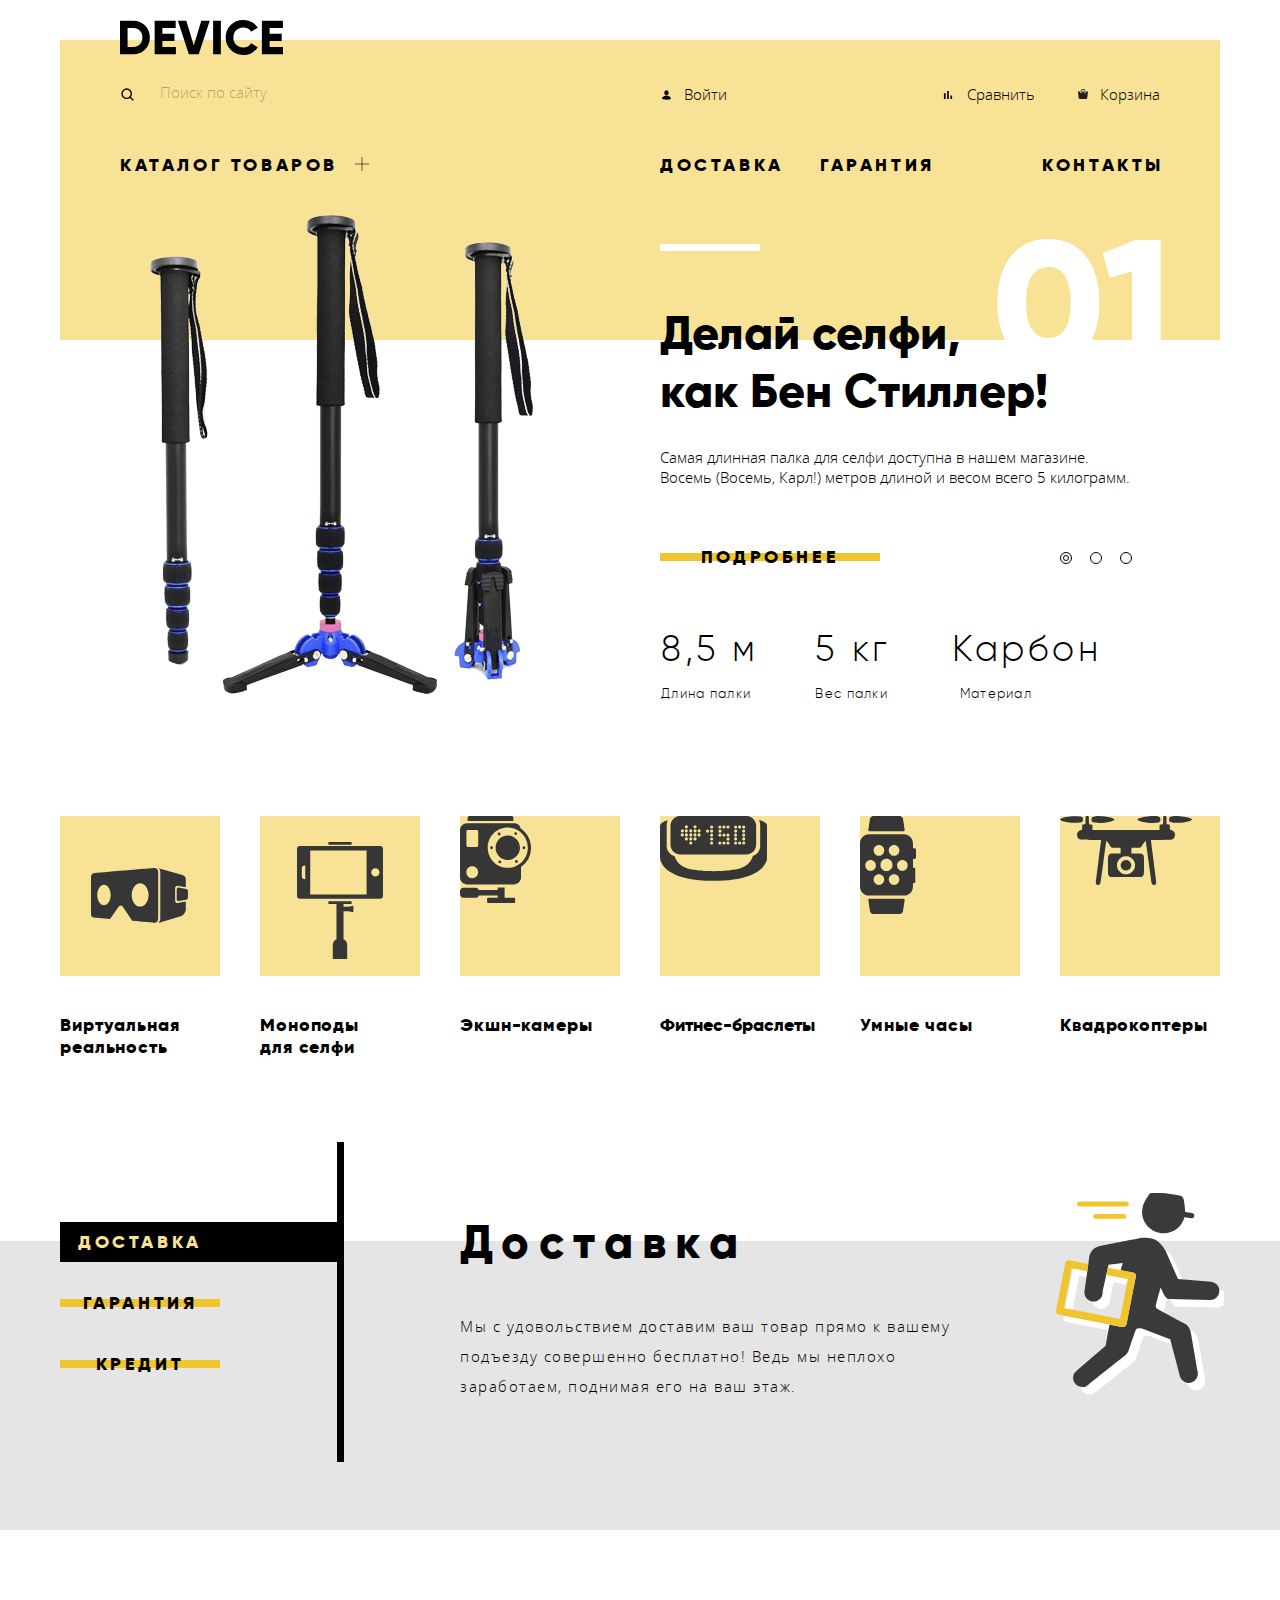
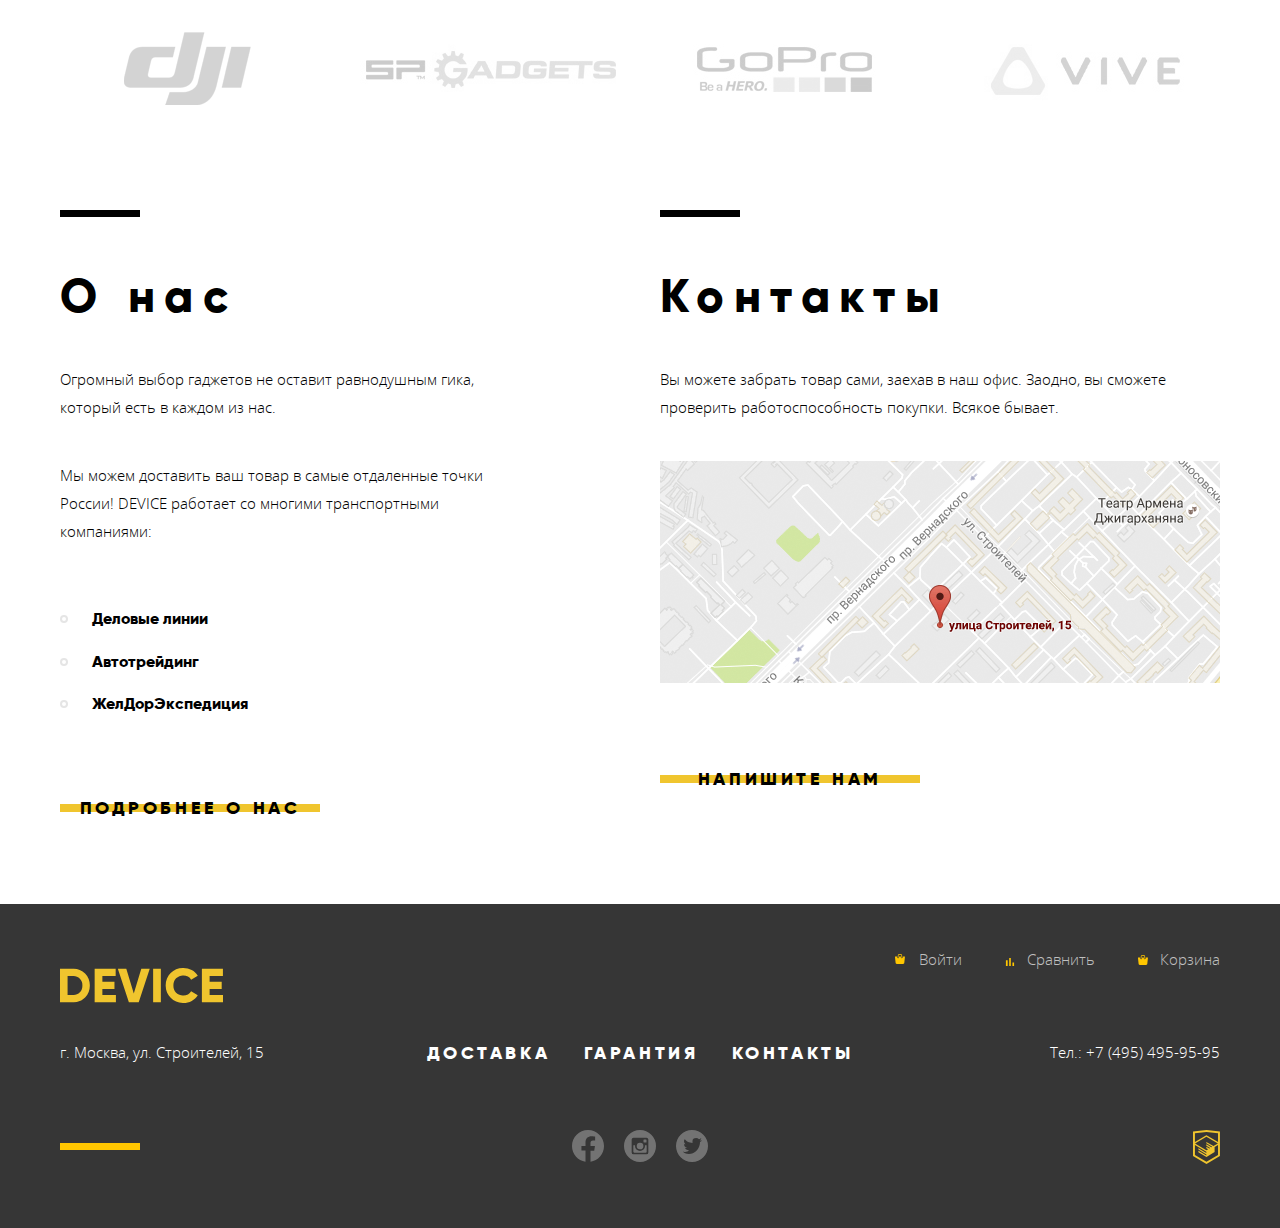
<file: index.html>
<!DOCTYPE html>
<html class="page" lang="ru">

<head>
  <meta charset="utf-8">
  <title>HTML Academy: Девайс</title>
  <link rel="icon" href="favicon.ico">
  <link rel="icon" href="img/favicon/icon.svg" type="image/svg+xml">
  <link rel="apple-touch-icon" href="img/favicon/180.png">
  <link rel="manifest" href="manifest.webmanifest">
  <link rel="stylesheet" href="css/normalize.min.css">
  <link rel="stylesheet" href="css/style.min.css">
</head>

<body class="page-body">
  <header class="page-header container">
    <a class="page-header__logo style link">
      <svg role="img" aria-label="Логотип магазина Device">
        <use xlink:href="img/logo.svg#logo"></use>
      </svg>
    </a>
    <div class="page-header__top top-menu">
      <form class="top-menu__search search" action="https://echo.htmlacademy.ru/">
        <label for="search">
          <span class="visually-hidden">Поиск по сайту</span>
          <span class="search__icon-lens"></span>
        </label>
        <input class="search__text" type="text" placeholder="Поиск по сайту" id="search" required>
        <button class="search__button" type="submit">Найти</button>
      </form>
      <div class="top-menu__button top-menu__button--icon_user top-enter-link link">
        <a class="top-enter-link__name enter-name style link block-none" href="#"></a>
        <a class="top-enter-link__name style link" href="#">Войти</a>
        <a class="top-enter-link__escape escape style link block-none" href="#">Выход</a>
      </div>
      <div class="top-menu__button top-menu__button--icon_chart button-link link">
        <a class="style" href="#">Сравнить</a>
      </div>
      <div class="top-menu__button top-menu__button--icon_basket button-link link">
        <a class="style" href="#">Корзина</a>
      </div>
    </div>
    <ul class="page-header__nav-site nav-site list">
      <li class="nav-site__item nav-item">
        <a class="nav-item__button-catalog style link" href="#">Каталог товаров</a>
        <ul class="nav-item__catalog-nav list">
          <li><a class="style link" href="#">Виртуальная реальность</a></li>
          <li><a class="style link" href="catalog.html">Моноподы для селфи</a></li>
          <li><a class="style link" href="#">Экшн-камеры</a></li>
          <li><a class="style link" href="#">Фитнес-браслеты</a></li>
          <li><a class="style link" href="#">Умные часы</a></li>
          <li><a class="style link" href="#">Квадрокоптеры</a></li>
        </ul>
      </li>
      <li class="nav-site__item">
        <a class="style link" href="#3">Доставка</a>
      </li>
      <li class="nav-site__item nav-item">
        <a class="style link" href="#3">Гарантия</a>
      </li>
      <li class="nav-site__item nav-item">
        <a class="style link" href="#5">Контакты</a>
      </li>
    </ul>
  </header>
  <main>
    <h1 class="visually-hidden">Интернет-магазин "Дивайс"</h1>
    <section class="top-section container">
      <h2 class="visually-hidden">Top slider</h2>
      <ol class="pagination-slider list">
        <li class="pagination-slider__item slider-item">
          <button class="slider-item__pagination button-active" type="button">
            <span class="visually-hidden">Первый слайд</span>
          </button>
        </li>
        <li class="pagination-slider__item slider-item">
          <button class="slider-item__pagination" type="button">
            <span class="visually-hidden">Второй слайд</span>
          </button>
        </li>
        <li class="pagination-slider__item slider-item">
          <button class="slider-item__pagination" type="button">
            <span class="visually-hidden">Третий слайд</span>
          </button>
        </li>
      </ol>
      <ul class="top-section__slider slider-list list">
        <li class="slider-list__item slider-item active">
          <div class="slider-item__img block-img">
            <img class="picture" src="img/slider-1.png" width="384" height="486" alt="Самая длинная палка для селфи">
          </div>
          <div class="slider-item__info block-info">
            <span class="block-info__line"></span>
            <p class="block-info__phrase">Делай селфи, как&nbsp;Бен Стиллер!</p>
            <p class="block-info__text">Самая длинная палка для селфи доступна в нашем магазине. <br>Восемь (Восемь,
              Карл!) метров длиной и весом всего 5 килограмм.</p>
            <a class="block-info__button style button" href="#">
              <span class="button__text">Подробнее</span>
            </a>
            <table class="block-info__options">
              <tr>
                <td>8,5 м</td>
                <td>5 кг</td>
                <td>Карбон</td>
              </tr>
              <tr>
                <th>Длина палки</th>
                <th>Вес палки</th>
                <th>Материал</th>
              </tr>
            </table>
          </div>
        </li>
        <li class="slider-list__item slider-item">
          <div class="slider-item__img block-img">
            <img class="picture" src="img/slider-2.png" width="345" height="485" alt="Умные часы">
          </div>
          <div class="slider-item__info block-info">
            <span class="block-info__line"></span>
            <p class="block-info__phrase">Худеем <br>правильно!</p>
            <p class="block-info__text">Мотивирующие фитнес-браслеты помогут найти в себе силы
              <br>не пропускать занятия и соблюдать диету.
            </p>
            <a class="block-info__button style button" href="#">
              <span class="button__text">Подробнее</span>
            </a>
            <table class="block-info__options">
              <tr>
                <td>48&nbsp;часов</td>
                <td></td>
                <td></td>
              </tr>
              <tr>
                <th>Без подзарядки</th>
                <th></th>
                <th></th>
              </tr>
            </table>
          </div>
        </li>
        <li class="slider-list__item slider-item">
          <div class="slider-item__img block-img">
            <img class="picture" src="img/slider-3.png" width="526" height="334" alt="Квадрокоптер">
          </div>
          <div class="slider-item__info block-info">
            <span class="block-info__line"></span>
            <p class="block-info__phrase">Порхает&nbsp;как&nbsp;бабочка, жалит как пчела!</p>
            <p class="block-info__text">Этот обычный, на первый взгляд, квадрокоптер оснащен <br>мощным лазером,
              замаскированным под стандартную камеру.</p>
            <a class="block-info__button style button" href="#">
              <span class="button__text">Подробнее</span>
            </a>
            <table class="block-info__options">
              <tr>
                <td>800 м</td>
                <td>50 м</td>
                <td></td>
              </tr>
              <tr>
                <th>Дальность полета</th>
                <th>Радиус поражения</th>
                <th></th>
              </tr>
            </table>
          </div>
        </li>
      </ul>
    </section>
    <section class="popular container">
      <h2 class="visually-hidden">Популярные продукты</h2>
      <ul class="popular__list popular-product list">
        <li class="popular-product__item popular-item">
          <a class="popular-item__link popular-item__link--icon_virtual style" href="#">
            <span>Виртуальная реальность</span>
          </a>
        </li>
        <li class="popular-product__item popular-item">
          <a class="popular-item__link popular-item__link--icon_monnopods style" href="#">
            <span>Моноподы <br>для селфи</span>
          </a>
        </li>
        <li class="popular-product__item popular-item">
          <a class="popular-item__link popular-item__link--icon_action style" href="#">
            <span>Экшн-камеры</span>
          </a>
        </li>
        <li class="popular-product__item popular-item">
          <a class="popular-item__link popular-item__link--icon_braslet style" href="#">
            <span>Фитнес-браслеты</span>
          </a>
        </li>
        <li class="popular-product__item popular-item">
          <a class="popular-item__link popular-item__link--icon_watch style" href="#">
            <span class="item-image_watch">Умные часы</span>
          </a>
        </li>
        <li class="popular-product__item popular-item">
          <a class="popular-item__link popular-item__link--icon_quadrocoptters style" href="#">
            <span>Квадрокоптеры</span>
          </a>
        </li>
      </ul>
    </section>
    <section class="page-services" id="3">
      <h2 class="visually-hidden">Сервисы</h2>
      <div class="page-services__services services container">
        <ul class="services__buttons services-buttons list">
          <li class="services-buttons__item services-item button-active">
            <button class="services-item__button button">
              <span class="button__text">Доставка</span>
            </button>
          </li>
          <li class="services-buttons__item services-item">
            <button class="services-item__button button">
              <span class="button__text">Гарантия</span>
            </button>
          </li>
          <li class="services-buttons__item services-item">
            <button class="services-item__button button">
              <span class="button__text">Кредит</span>
            </button>
          </li>
        </ul>
        <span class="services__plank"></span>
        <ul class="services__slider services-slider list">
          <li class="services-slider__item service active">
            <div class="service__info">
              <h3>Доставка</h3>
              <p>Мы с удовольствием доставим ваш товар прямо к вашему <br>подъезду совершенно бесплатно! Ведь мы неплохо
                <br>заработаем, поднимая его на ваш этаж.
              </p>
            </div>
            <span class="service__img-delivery"></span>
          </li>
          <li class="services-slider__item service">
            <div class="service__info">
              <h3>Гарантия</h3>
              <p>Если из-за возгорания купленного у нас товара у вас сгорит дом — не переживайте, мы выдадим вам новый.
                <br>Товар, не дом, конечно же.
              </p>
            </div>
            <span class="service__img-warranty"></span>
          </li>
          <li class="services-slider__item service">
            <div class="service__info">
              <h3>Кредит</h3>
              <p>Залезть в долговую яму стало проще! Кредитные консультанты подберут для вас наиболее выгодные
                <br>условия кредита. Выгодные для нашего банка, разумеется.
              </p>
            </div>
            <span class="service__img-credit"></span>
          </li>
        </ul>
      </div>
    </section>
    <section class="popular-brands container">
      <h2 class="visually-hidden">Популярные производители</h2>
      <ul class="popular-brands__list brands list">
        <li class="brands__item brands-item">
          <a class="brands-item__imges" href="#">
            <img class="picture" src="img/brand-1.png" width="260" height="100" alt="Логотип бренда dji">
          </a>
        </li>
        <li class="brands__item brands-item">
          <a class="brands-item__imges" href="#">
            <img class="picture" src="img/brand-2.png" width="260" height="100" alt="Логотип бренда sp.gadgets">
          </a>
        </li>
        <li class="brands__item brands-item">
          <a class="brands-item__imges" href="#">
            <img class="picture" src="img/brand-3.png" width="260" height="100" alt="Логотип бренда GoPro">
          </a>
        </li>
        <li class="brands__item brands-item">
          <a class="brands-item__imges" href="#">
            <img class="picture" src="img/brand-4.png" width="260" height="100" alt="Логотип бренда vive">
          </a>
        </li>
      </ul>
    </section>
    <div class="promo-contacts container" id="5">
      <section class="promo">
        <span class="promo-contacts-line"></span>
        <h3 class="promo__heading">О нас</h3>
        <p>Огромный выбор гаджетов не оставит равнодушным гика, который есть в каждом из нас.</p>
        <p>Мы можем доставить ваш товар в самые отдаленные точки России! DEVICE работает со многими транспортными
          компаниями:</p>
        <ul class="promo__carriers carriers list">
          <li>
            <strong>Деловые линии</strong>
          </li>
          <li>
            <strong>Автотрейдинг</strong>
          </li>
          <li>
            <strong>ЖелДорЭкспедиция</strong>
          </li>
        </ul>
        <a class="promo__button button style" href="#" aria-label="переход раздел подроностей">
          <span class="button__text">Подробнее о нас</span>
        </a>
      </section>
      <section class="contacts">
        <span class="promo-contacts-line"></span>
        <h3 class="contacts__heading">Контакты</h3>
        <p>Вы можете забрать товар сами, заехав в наш офис. Заодно, вы сможете проверить работоспособность покупки.
          Всякое бывает.</p>
        <a class="contacts__map style" href="https://yandex.ru/map-widget/v1/?um=constructor%3A642ef8d19241a22f313b8511cc9b561c3dece2db63066985b97fe6817e204fe1&amp;source=constructor">
          <img class="picture" src="img/map.png" width="560" height="222"
            alt="Карта офиса по адресу улица Строителей, 15">
        </a>
        <a class="contacts__button button style" href="form.html" aria-label="переход в форму обратной связи">
          <span class="button__text">Напишите нам</span>
        </a>
      </section>
    </div>
  </main>
  <footer class="page-footer">
    <div class="page-footer__container footer container">
      <div class="footer__top footer-top">
        <a class="footer-top__logo link">
          <svg role="img" aria-label="Логотип магазина Device">
            <use xlink:href="img/logo.svg#logo"></use>
          </svg>
        </a>
        <div class="footer-top__rigth footer-rigth">
          <div class="footer-rigth__button footer-rigth__button--icon_user footer-rigth-button button-link footer-link">
            <a class="footer-rigth-button__enter-name enter-name style block-none" href="#"></a>
            <a class="footer-rigth-button__enter style footer-focus" href="#">Войти</a>
            <a class="footer-rigth-button__escape style footer-focus block-none" href="#">Выход</a>
          </div>
          <div class="footer-rigth__button footer-rigth__button--icon_chart button-link">
            <a class="style footer-link" href="#">Сравнить</a>
          </div>
          <div class="footer-rigth__button footer-rigth__button--icon_basket button-link">
            <a class="style footer-link" href="#">Корзина</a>
          </div>
        </div>
      </div>
      <div class="footer__middle footer-middle">
        <p class="footer-middle__adress">г. Москва, ул. Строителей, 15</p>
        <ul class="footer-middle__nav list">
          <li><a class="footer-focus style link" href="#3">Доставка</a></li>
          <li><a class="footer-focus style link" href="#3">Гарантия</a></li>
          <li><a class="footer-focus style link" href="#5">Контакты</a></li>
        </ul>
        <div class="footer-middle__phone">
          <a class="footer-focus style link" href="tel:+74954959595">Тел.: +7 (495) 495-95-95</a>
        </div>
      </div>
      <div class="footer__bottom footer-bottom">
        <span class="footer-line"></span>
        <ul class="footer-bottom__list social list">
          <li class="social__item social-item">
            <a class="social-item__button style" href="#" aria-label="Мы в Фейсбуке">
              <svg aria-hidden="true">
                <use xlink:href="img/sprite.svg#icon_facebook"></use>
              </svg>
            </a>
          </li>
          <li class="social__item social-item">
            <a class="social-item__button style" href="#" aria-label="Мы в Инстаграме">
              <svg aria-hidden="true">
                <use xlink:href="img/sprite.svg#icon_instagram"></use>
              </svg>
            </a>
          </li>
          <li class="social__item social-item">
            <a class="social-item__button style" href="#" aria-label="Мы в Твиттере">
              <svg aria-hidden="true">
                <use xlink:href="img/sprite.svg#icon_witter"></use>
              </svg>
            </a>
          </li>
        </ul>
        <a class="footer-bottom__logo-html footer-focus style link" href="https://htmlacademy.ru/intensive/htmlcss">
          <img class="picture" src="img/logo-html.svg" width="27" height="35" alt="Логотип html Академии">
        </a>
      </div>
    </div>
  </footer>
  <div class="modal-map">
    <iframe
      src="https://yandex.ru/map-widget/v1/?um=constructor%3A642ef8d19241a22f313b8511cc9b561c3dece2db63066985b97fe6817e204fe1&amp;source=constructor"
      width="994" height="593"></iframe>
    <button class="modal-map__close close" type="button" aria-label="закрыть интрактикную карту">
      <span class="visually-hidden">Закрыть</span>
    </button>
  </div>
  <section class="modal-feedback" id="modal-feedback">
    <div class="modal-feedback__name">
      <h2 class="visually-hidden">Напишите нам</h2>
    </div>
    <form class="modal-feedback__form feedback-form" action="https://echo.htmlacademy.ru" method="post" target="blank">
      <p class="feedback-form__name feedback-item">
        <label for="fullname">Ваше имя:</label>
        <input class="feedback-item__field" type="text" name="fullname" id="fullname" placeholder="Имя Фамилия">
      </p>
      <p class="feedback-form__email feedback-item">
        <label for="email">Ваш e-mail:</label>
        <input class="feedback-item__field" type="text" name="email" id="email" placeholder="email@example.com">
      </p>
      <p class="feedback-form__message feedback-message feedback-item">
        <label for="message">Текст письма:</label>
        <textarea name="message" id="message" rows="5" placeholder="В свободной форме"></textarea>
      </p>
      <button class="feedback-form__button button" type="submit" aria-label="отправка введенных данных">
        <span class="button__text">Отправить</span>
      </button>
      <button class="modal-feedback__close close" type="button" aria-label="закрыть форму обратной связи">
        <span class="visually-hidden">Закрыть</span>
      </button>
    </form>
  </section>
  <script src="js/script.min.js"></script>
</body>

</html>
</file>
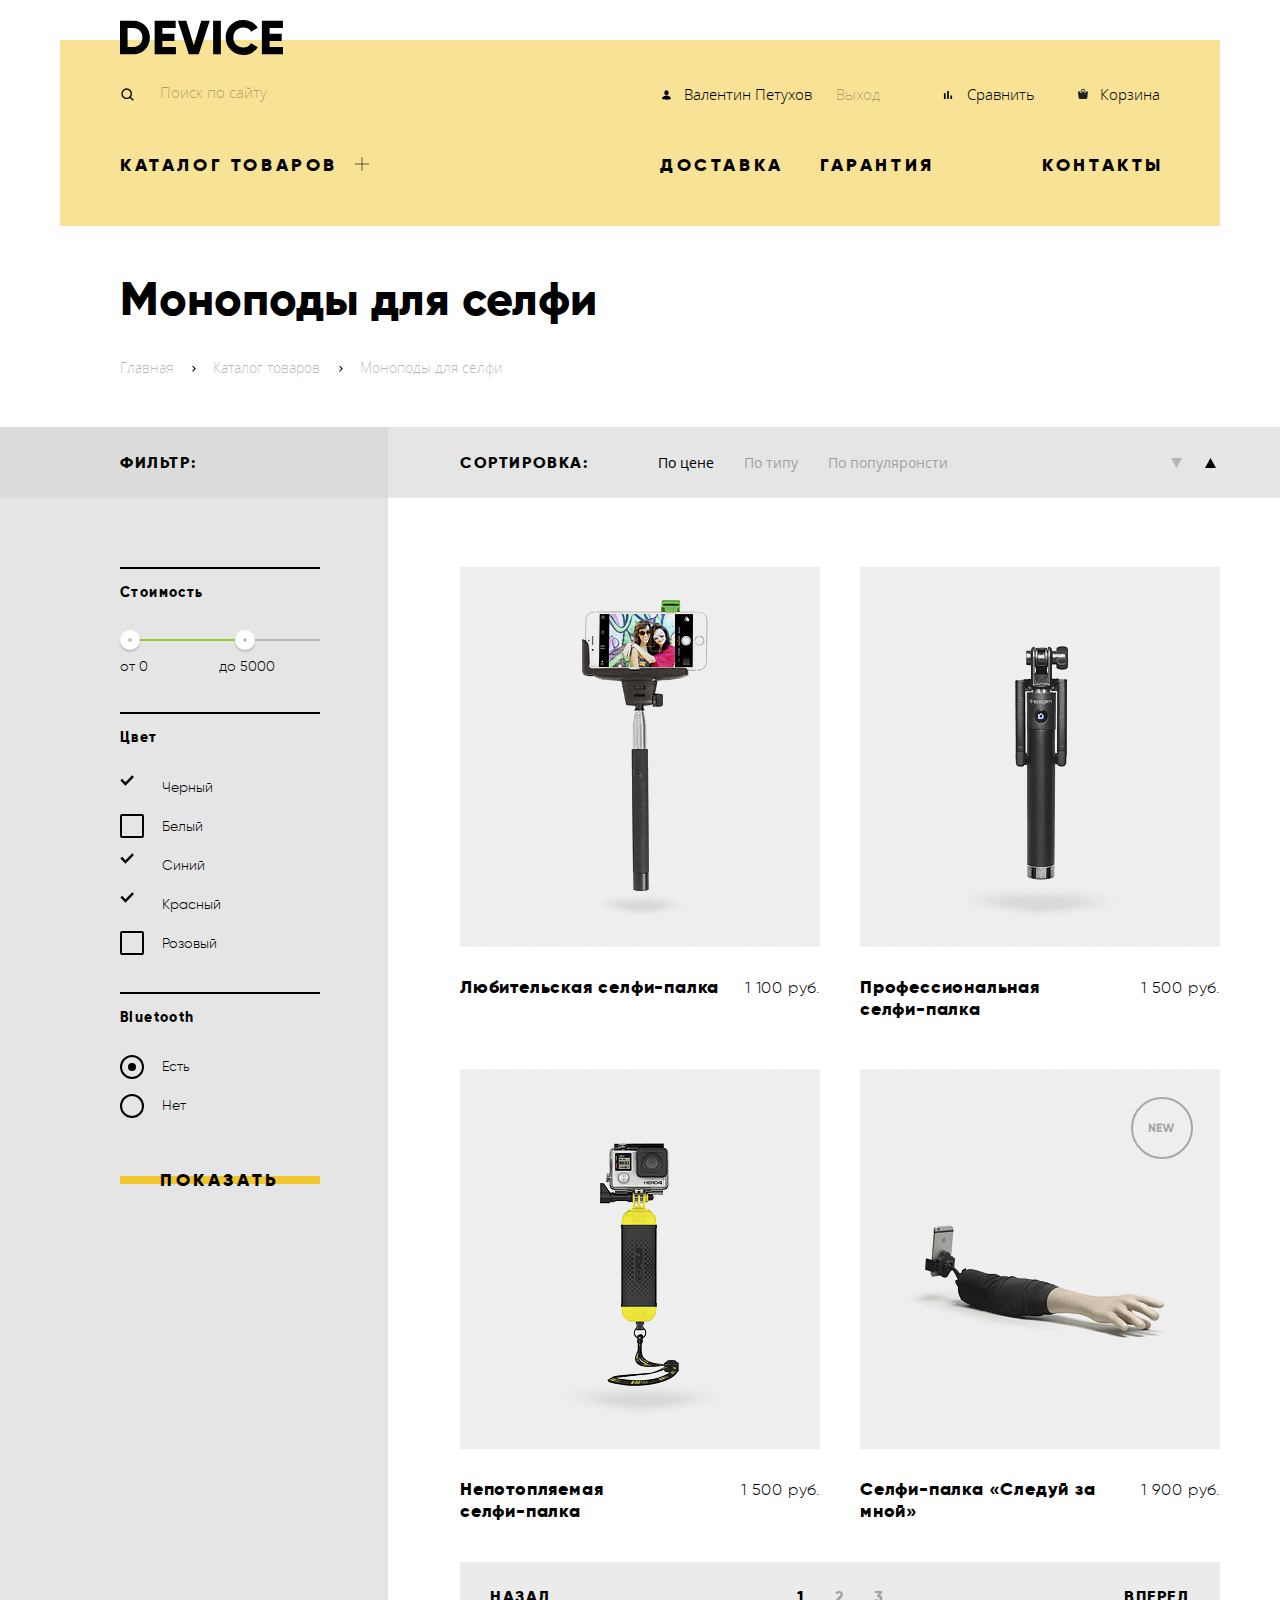
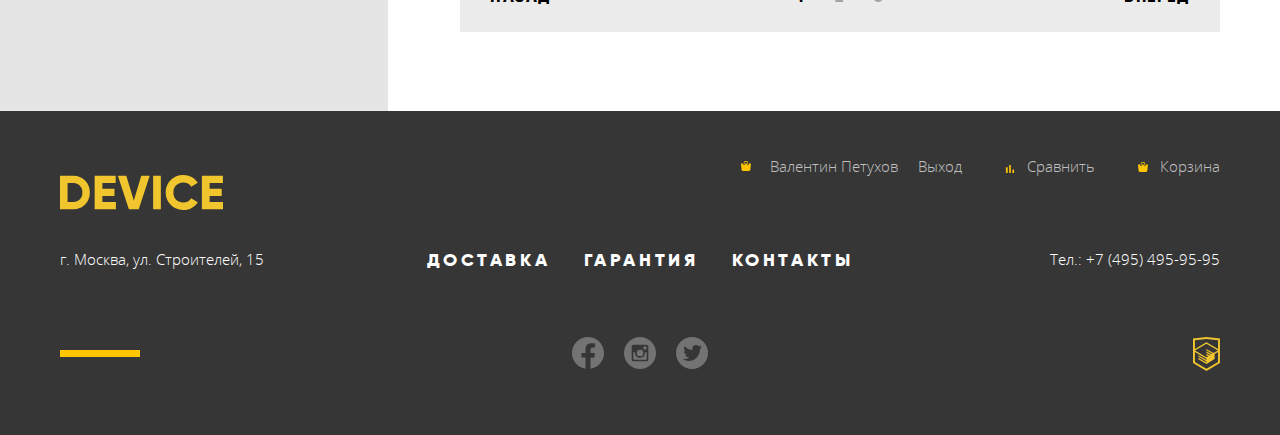
<file: catalog.html>
<!DOCTYPE html>
<html class="page" lang="ru">

<head>
  <meta charset="utf-8">
  <title>HTML Academy: Девайс</title>
  <link rel="icon" href="favicon.ico">
  <link rel="icon" href="img/favicon/icon.svg" type="image/svg+xml">
  <link rel="apple-touch-icon" href="img/favicon/180.png">
  <link rel="manifest" href="manifest.webmanifest">
  <link rel="stylesheet" href="css/normalize.min.css">
  <link rel="stylesheet" href="css/style.min.css">

</head>

<body class="page-body inner-page">
  <header class="page-header container">
    <a class="page-header__logo link" href="index.html">
      <svg role="img" aria-label="Логотип магазина Device">
        <use xlink:href="img/logo.svg#logo"></use>
      </svg>
    </a>
    <div class="page-header__top top-menu">
      <form class="top-menu__search search" action="https://echo.htmlacademy.ru/">
        <label for="search">
          <span class="visually-hidden">Поиск по сайту</span>
          <span class="search__icon-lens"></span>
        </label>
        <input class="search__text" type="text" placeholder="Поиск по сайту" id="search" required >
        <button class="search__button" type="submit">Найти</button>
      </form>
      <div class="top-menu__button top-menu__button--icon_user top-enter-link link">
        <a class="top-enter-link__name enter-name button-link style link" href="#">Валентин Петухов</a>
        <a class="top-enter-link__name style link block-none" href="#">Войти</a>
        <a class="top-enter-link__escape escape style link" href="#">Выход</a>
      </div>
      <div class="top-menu__button top-menu__button--icon_chart button-link link">
        <a class="style" href="#">Сравнить</a>
      </div>
      <div class="top-menu__button top-menu__button--icon_basket button-link link">
        <a class="style" href="#">Корзина</a>
      </div>
    </div>
    <ul class="page-header__nav-site nav-site list">
      <li class="nav-site__item nav-item">
        <a class="nav-item__button-catalog style link" href="#">Каталог товаров</a>
        <ul class="nav-item__catalog-nav list">
          <li><a class="style link" href="#">Виртуальная реальность</a></li>
          <li><a class="style link">Моноподы для селфи</a></li>
          <li><a class="style link" href="#">Экшн-камеры</a></li>
          <li><a class="style link" href="#">Фитнес-браслеты</a></li>
          <li><a class="style link" href="#">Умные часы</a></li>
          <li><a class="style link" href="#">Квадрокоптеры</a></li>
        </ul>
      </li>
      <li class="nav-site__item">
        <a class="style link" href="index.html#3">Доставка</a>
      </li>
      <li class="nav-site__item nav-item">
        <a class="style link" href="index.html#3">Гарантия</a>
      </li>
      <li class="nav-site__item nav-item">
        <a class="style link" href="index.html#5">Контакты</a>
      </li>
    </ul>
  </header>
  <main>
    <section class="page-catalog">
      <h1 class="visually-hidden">Каталог товаров</h1>
      <h2 class="page-catalog__title container">Моноподы для селфи</h2>
      <ul class="page-catalog__store store-catalog container list">
        <li class="store-catalog__item">
          <a class="style" href="#">Главная</a>
        </li>
        <li class="store-catalog__item">
          <a class="style" href="#">Каталог товаров</a>
        </li>
        <li class="store-catalog__item">
          <a class="style" href="#">Моноподы для селфи</a>
        </li>
      </ul>
      <div class="page-catalog__product catalog-product">
        <h2 class="catalog-product__title-filter title-filter">фильтр:</h2>
        <form class="catalog-product__filter-form filters-form" method="get" id="filter-form" action="https://echo.htmlacademy.ru/" target="_blank">
          <fieldset class="filters-form__range range common-styles">
            <legend class="range__title">Стоимость</legend>
            <div class="range__filter range-filter">
              <div class="range-filter__control range-control">
                <div class="range-control scale">
                  <div class="scale__bar" style="width: 94px; margin-left: 20px;"></div>
                </div>
                <div class="range-control__toggle toggle toggle-min" style="left: 0;" tabindex="0"><span class="visually-hidden">установка диапозана стоимости от</span></div>
                <div class="range-control__toggle toggle toggle-max" style="left: 115px;" tabindex="0"><span class="visually-hidden">установка диапозана стоимости до</span></div>
              </div>
              <div class="range__price range-price">
                <label for="min-price">
                  <span class="range-price__min range-style-text">от</span>
                  <input class="range-price__min-price range-style-text" name="min-price" type="text" id="min-price"
                    value="0">
                </label>
                <label for="max-price">
                  <span class="range-price__max range-style-text">до</span>
                  <input class="range-price__max-price range-style-text" name="max-price" type="text" id="max-price"
                    value="5000">
                </label>
              </div>
            </div>
          </fieldset>
          <fieldset class="filters-form__color form-color common-styles common-block">
            <legend>Цвет</legend>
            <ul class="form-color__list color-list list">
              <li class="color-list__option option-style">
                <input class="visually-hidden" type="checkbox" name="black" id="filter-black" checked >
                <label for="filter-black">Черный</label>
              </li>
              <li class="color-list__option option-style">
                <input class="visually-hidden" type="checkbox" name="white" id="filter-white">
                <label for="filter-white">Белый</label>
              </li>
              <li class="color-list__option option-style">
                <input class="visually-hidden" type="checkbox" name="blue" id="filter-blue" checked>
                <label for="filter-blue">Синий</label>
              </li>
              <li class="color-list__option option-style">
                <input class="visually-hidden" type="checkbox" name="red" id="filter-red" checked>
                <label for="filter-red">Красный</label>
              </li>
              <li class="color-list__option option-style">
                <input class="visually-hidden" type="checkbox" name="pink" id="filter-pink">
                <label for="filter-pink">Розовый</label>
              </li>
            </ul>
          </fieldset>
          <fieldset class="filters-form__bluetooth bluetooth common-styles common-block">
            <legend>Bluetooth</legend>
            <ul class="bluetooth__category bluetooth-category list">
              <li class="bluetooth-category__option option-style">
                <input class="visually-hidden" type="radio" name="product-group" id="bluetooth-yes" value="yes" checked>
                <label for="bluetooth-yes">Есть</label>
              </li>
              <li class="bluetooth-category__option option-style">
                <input class="visually-hidden" type="radio" name="product-group" id="bluetooth-no" value="no">
                <label for="bluetooth-no">Нет</label>
              </li>
            </ul>
          </fieldset>
          <button class="filters-form__button button" type="submit">
            <span class="button__text">Показать</span>
          </button>
        </form>
        <section class="catalog-product__sorting sorting">
          <h3 class="sorting__contents title-filter">Сортировка:</h3>
          <ul class="sorting__selection selection list">
            <li class="selection__item selection-active">
              <a class="style link" href="#">По цене</a>
            </li>
            <li class="selection__item">
              <a class="style link" href="#">По типу</a>
            </li>
            <li class="selection__item">
              <a class="style link" href="#">По популяронсти</a>
            </li>
          </ul>
          <h2 class="visually-hidden">Направление</h2>
          <ul class="sorting__direction sorting-direction list">
            <li class="sorting-direction__item sorting-item">
              <a class="sorting-item__down style" href="#">
                <span class="visually-hidden">По убыванию</span>
              </a>
            </li>
            <li class="sorting-direction__item sorting-item sorting-active">
              <a class="sorting-item__up style" href="#">
                <span class="visually-hidden">По возрастанию</span>
              </a>
            </li>
          </ul>
        </section>
        <section class="catalog-product__items catalog-items">
          <h2 class="visually-hidden">Каталог</h2>
          <ul class="catalog-items__list catalog list">
            <li class="catalog__item catalog-item">
              <img class="picture" width="360" height="380" src="img/product-1.png" alt="Тонкая ручка с держателем телефона">
              <div class="catalog-item__order order">
                <button class="order__button button" type="button" aria-label="добавить в корзину любительскую селфи-палку">
                  <span class="button__text">В корзину</span>
                </button>
                <button class="order__compare" type="button" aria-label="добавить к сравнению любительскую селфи-палку">Добавить к сравнению</button>
              </div>
              <div class="catalog__item-info item-info">
                <p class="item-info__new">
                  <span class="visually-hidden">новинка</span>
                </p>
                <a class="item-info__title style link" href="#">Любительская селфи-палка</a>
                <div class="item-info__price"><span>1 100</span> руб.</div>
              </div>
            </li>
            <li class="catalog__item catalog-item">
              <img class="picture" width="360" height="380" src="img/product-2.png" alt="Толстая ручка с держателем телефона">
              <div class="catalog-item__order order">
                <button class="order__button button" type="button" aria-label="добавить в корзину профессиональную селфи-палку">
                  <span class="button__text">В корзину</span>
                </button>
                <button class="order__compare" type="button" aria-label="добавить к сравнению профессиональную селфи-палку">Добавить к сравнению</button>
              </div>
              <div class="catalog__item-info item-info">
                <p class="item-info__new">
                  <span class="visually-hidden">новинка</span>
                </p>
                <a class="item-info__title style link" href="#">Профессиональная <br>селфи-палка</a>
                <div class="item-info__price"><span>1 500</span> руб.</div>
              </div>
            </li>
            <li class="catalog__item catalog-item">
              <img class="picture" width="360" height="380" src="img/product-3.png" alt="Толстая ручка, в виде поплавка, с держателем телефона">
              <div class="catalog-item__order order">
                <button class="order__button button" type="button" aria-label="добавить в корзину непотопляемую селфи-палку">
                  <span class="button__text">В корзину</span>
                </button>
                <button class="order__compare" type="button" aria-label="добавить к сравнению непотопляемую селфи-палку">Добавить к сравнению</button>
              </div>
              <div class="catalog__item-info item-info">
                <p class="item-info__new">
                  <span class="visually-hidden">новинка</span>
                </p>
                <a class="item-info__title style link" href="#">Непотопляемая <br>селфи-палка</a>
                <div class="item-info__price"><span>1 500</span> руб.</div>
              </div>
            </li>
            <li class="catalog__item catalog-item">
              <img class="picture" width="360" height="380" src="img/product-4.png" alt="Рукоятка держателя телефона выполненная в виде руки">
              <div class="catalog-item__order order">
                <button class="order__button button" type="button" aria-label="добавить в корзину селфи-палку «Следуй за мной»">
                  <span class="button__text">В корзину</span>
                </button>
                <button class="order__compare" type="button" aria-label="добавить к сравнению селфи-палку «Следуй за мной»">Добавить к сравнению</button>
              </div>
              <div class="catalog__item-info item-info">
                <p class="item-info__new_active">
                  <span class="visually-hidden">новинка</span>
                </p>
                <a class="item-info__title style link" href="#">Селфи-палка <q>Следуй за <br>мной</q></a>
                <div class="item-info__price"><span>1 900</span> руб.</div>
              </div>
            </li>
          </ul>
          <div class="catalog-items__select pagination-select">
            <a class="pagination-select__list pagination-down style" href="#">Назад</a>
            <ul class="pagination-select__list pagination-list list">
              <li class="pagination-list__item active"><a class="style" href="#">1</a></li>
              <li class="pagination-list__item"><a class="style" href="#">2</a></li>
              <li class="pagination-list__item"><a class="style" href="#">3</a></li>
            </ul>
            <a class="pagination-select__list pagination-up style" href="#">Вперед</a>
          </div>
        </section>
      </div>
    </section>
  </main>
  <footer class="page-footer">
    <div class="page-footer__container footer container">
      <div class="footer__top footer-top">
        <a class="footer-top__logo link" href="index.html">
          <svg role="img" aria-label="Логотип магазина Device">
            <use xlink:href="img/logo.svg#logo"></use>
          </svg>
        </a>
        <div class="footer-top__rigth footer-rigth">
          <div class="footer-rigth__button footer-rigth__button--icon_user footer-rigth-button button-link">
            <a class="footer-rigth-button__enter-name enter-name style footer-link" href="#">Валентин Петухов</a>
            <a class="footer-rigth-button__enter style footer-focus footer-link block-none" href="#">Войти</a>
            <a class="footer-rigth-button__escape style footer-focus footer-link" href="#">Выход</a>
          </div>
          <div class="footer-rigth__button footer-rigth__button--icon_chart button-link">
            <a class="style footer-link" href="#">Сравнить</a>
          </div>
          <div class="footer-rigth__button footer-rigth__button--icon_basket button-link">
            <a class="style footer-link" href="#">Корзина</a>
          </div>
        </div>
      </div>
      <div class="footer__middle footer-middle">
        <p class="footer-middle__adress">г. Москва, ул. Строителей, 15</p>
        <ul class="footer-middle__nav list">
          <li><a class="footer-focus style link" href="index.html#3">Доставка</a></li>
          <li><a class="footer-focus style link" href="index.html#3">Гарантия</a></li>
          <li><a class="footer-focus style link" href="index.html#5">Контакты</a></li>
        </ul>
        <div class="footer-middle__phone">
          <a class="footer-focus style link" href="tel:+74954959595">Тел.: +7 (495) 495-95-95</a>
        </div>
      </div>
      <div class="footer__bottom footer-bottom">
        <span class="footer-line"></span>
        <ul class="footer-bottom__list social list">
          <li class="social__item social-item">
            <a class="social-item__button style" href="#" aria-label="Мы в Фейсбуке">
              <svg aria-hidden="true">
                <use xlink:href="img/sprite.svg#icon_facebook"></use>
              </svg>
            </a>
          </li>
          <li class="social__item social-item">
            <a class="social-item__button style" href="#" aria-label="Мы в Инстаграме">
              <svg aria-hidden="true">
                <use xlink:href="img/sprite.svg#icon_instagram"></use>
              </svg>
            </a>
          </li>
          <li class="social__item social-item">
            <a class="social-item__button style" href="#" aria-label="Мы в Твиттере">
              <svg aria-hidden="true">
                <use xlink:href="img/sprite.svg#icon_witter"></use>
              </svg>
            </a>
          </li>
        </ul>
        <a class="footer-bottom__logo-html footer-focus style link" href="https://htmlacademy.ru/intensive/htmlcss">
          <img class="picture" src="img/logo-html.svg" width="27" height="35" alt="Логотип html Академии">
        </a>
      </div>
    </div>
  </footer>
</body>

</html>
</file>
<file: css/style.min.css>
@keyframes bounce{0%{transform:scale3d(.1,.1,1)}55%{transform:scale3d(1.08,1.08,1)}75%{transform:scale3d(.95,.95,1)}to{transform:scale3d(1,1,1)}}@keyframes shake{0%,to{transform:translateX(0)}10%,30%,50%,70%,90%{transform:translateX(-10px)}20%,40%,60%,80%{transform:translateX(10px)}}@font-face{font-family:"Open Sans";font-weight:300;font-style:normal;src:local("Open Sans"),url(../fonts/opensanslight.woff2) format("woff2"),url(../fonts/opensanslight.woff) format("woff")}@font-face{font-family:"Open Sans";font-weight:400;font-style:normal;src:local("Open Sans"),url(../fonts/opensans.woff2) format("woff2"),url(../fonts/opensans.woff) format("woff")}@font-face{font-family:"Gilroy";font-weight:800;font-style:normal;src:local("Gilroy"),url(../fonts/gilroyextrabold.woff2) format("woff2"),url(../fonts/gilroyextrabold.woff) format("woff")}@font-face{font-family:"Gilroy";font-weight:300;font-style:normal;src:local("Gilroy"),url(../fonts/gilroylight.woff2) format("woff2"),url(../fonts/gilroylight.woff) format("woff")}:root{--white-30:rgba(255, 255, 255, 0.3);--white-60:rgba(255, 255, 255, 0.6);--white-70:rgba(255, 255, 255, 0.7);--black-00:rgba(0, 0, 0, 0);--black-15:rgba(0, 0, 0, 0.15);--black-18:rgba(0, 0, 0, 0.18);--black-20:rgba(0, 0, 0, 0.2);--black-30:rgba(0, 0, 0, 0.3);--black-40:rgba(0, 0, 0, 0.4);--black-60:rgba(0, 0, 0, 0.6);--black-90:rgba(0, 0, 0, 0.9);--basic-black:#000000;--basic-dark:#363636;--basic-white:#ffffff;--basic-grey:#464646;--basic-half-grey:#7E7E7E;--basic-grey-light:#E5E5E5;--basic-light:#F2F2F2;--special-grey-dot:#C4C4C4;--special-grey-catalog:#EBEBEB;--special-dark-grey:#DCDCDC;--special-grey-hover:#D9D9D9;--special-feedback-hover:#EAEAEA;--special-yellow:#F7E296;--special-green:#91C92F;--special-yellow-dark:#F0C52E;--special-yellow-line:#FFC600;--input-error:#f6dada;--linear-gradient-top-slider:linear-gradient(180deg, var(--special-yellow) 114px, var(--basic-white) 114px);--linear-gradient-services:linear-gradient(180deg, var(--basic-white) 114px, var(--basic-grey-light) 114px);--icon-lens:url("../img/icon-search.svg");--icon-user:url("../img/icon-user.svg");--icon-chart:url("../img/icon-chart.svg");--icon-basket:url("../img/icon-cart.svg");--popular-virtuality:url("../img/popular-1.svg");--popular-monnopods:url("../img/popular-2.svg");--popular-action:url("../img/popular-3.svg");--popular-braslet:url("../img/popular-4.svg");--popular-watch:url("../img/popular-5.svg");--popular-quadrocoptters:url("../img/popular-6.svg");--service-delivery:url("../img/delivery.svg");--service-credit:url("../img/credit.svg");--service-warranty:url("../img/warranty.svg");--icon-user-footer:url("../img/footer-icon-cart.svg");--icon-chart-footer:url("../img/footer-icon-chart.svg");--icon-basket-footer:url("../img/footer-icon-cart.svg");--button-close:url("../img/close.svg");--sorting-arrow:url("../img/up.svg");--checkbox-stick:url("../img/tick.svg");--checkbox-on:url("../img/checkbox-on.svg");--slider-button-empty:url("../img/slider-button-empty.svg");--slider-button:url("../img/slider-button.svg");--icon-arrow:url("../img/icon-arrow-nav.svg");--radio-on:url("../img/radio-on.svg ");--radio-off:url("../img/radio-off.svg");--new:url("../img/new.svg");--marker:url("../img/marker.svg");--grid-col:60px;--grid-gap:40px;--grid-shift:32px;--grid-gap-row:68px}.container{width:1160px;margin:0 auto;box-sizing:border-box}.visually-hidden{position:absolute;width:1px;height:1px;margin:-1px;border:0;padding:0;white-space:nowrap;-webkit-clip-path:inset(100%);clip-path:inset(100%);clip:rect(0 0 0 0);overflow:hidden}.page{height:100%}.page-body{min-width:1160px;margin:0 auto;padding:0;font-family:"Open Sans","Arial",sans-serif;font-size:15px;line-height:20px;color:var(--basic-black);background-color:var(--basic-white);min-height:100%;display:grid;grid-template-rows:min-content 1fr min-content;align-content:start}.style{text-decoration:none;display:block;color:inherit}.page ::-moz-focus-inner,.page ::moz-focus-ring{border:0}.page :not(textarea,[type=text]):focus{outline:2px solid currentColor;outline-offset:2px}.page :focus:not(:focus-visible){outline:0}.page :not(textarea,[type=text]):focus-visible{outline:2px solid currentColor;outline-offset:2px}.picture{max-width:100%;height:auto}.link:hover{opacity:.6}.link:focus{opacity:.6}.link:active{opacity:.3}.list{list-style:none;padding-left:0;margin:0}.button{position:relative;height:40px;display:flex;padding:0;font-size:18px;line-height:22px;font-weight:800;letter-spacing:.2em;text-transform:uppercase;font-family:"Gilroy","Arial",sans-serif;border:0;background:0 0;box-sizing:border-box}.button::before{position:absolute;content:"";width:100%;height:8px;top:16px;z-index:1}.button::before,.button:hover{background:var(--special-yellow-dark)}.button:focus{background:var(--special-yellow-dark)}.button:active{color:var(--black-20)}.button__text{margin:0 auto;align-self:center;box-sizing:border-box;z-index:10}.block-none{display:none}.page-header{margin-top:40px;padding:0 60px 50px;background:var(--special-yellow);box-sizing:border-box;display:grid;grid-template-rows:repeat(3,auto)}.page-header__logo{width:163px;margin-top:-20px;color:var(--basic-black);grid-column:1/2}.footer-top__logo svg,.page-header__logo svg{width:163px;height:35px}.page-header__top{margin-top:10px;grid-column:1/2;display:grid;grid-template-columns:513px 253px 1fr min-content;column-gap:27px;align-items:center}.top-menu__search{position:relative;width:440px;height:50px;display:flex}.search__icon-lens{position:absolute;display:block;width:16px;height:16px;top:18px;background:var(--icon-lens) 0 0 no-repeat}.search__text:invalid{border-bottom:2px solid var(--special-yellow)}.search__text{width:100%;padding:13px 40px;border:0;border-bottom:2px solid var(--special-yellow);background:var(--special-yellow);box-sizing:border-box;outline:0}.search__text::placeholder{color:var(--basic-black)}.search__text:invalid::placeholder{font-size:15px;line-height:18px;font-weight:300;color:var(--black-30);font-family:"Open Sans","Arial",sans-serif}.search__text:hover::placeholder{color:var(--black-60)}.search__text:focus{border-bottom:2px solid var(--basic-black)}.search__button{padding:13px 19px;background:0 0;font-size:15px;line-height:20px;font-weight:300;text-transform:uppercase;font-family:"Open Sans","Arial",sans-serif;border:2px solid var(--basic-black);display:block}.search__button:hover{display:block;background:var(--basic-black);color:var(--basic-white)}.search__button:active{color:var(--white-30)}.search__text:invalid+.search__button{display:none;border:0}.page :-moz-ui-invalid{box-shadow:0 0 1.5px 1px var(--special-yellow)}.button-link{display:flex;font-weight:300}.top-enter-link__escape{color:var(--black-30)}.button-link__icon{align-self:center;margin-right:12px}.top-menu__button{position:relative}.top-menu__button a{margin-left:24px;font-weight:300}.top-enter-link{display:flex;flex-wrap:nowrap}.top-menu__button::before{position:absolute;content:"";left:0}.top-menu__button--icon_user::before{width:13px;height:14px;top:4px;background:var(--icon-user) 0 0 no-repeat}.top-menu__button--icon_chart a{margin-left:27px}.top-menu__button--icon_chart::before{display:block;width:14px;height:14px;top:4px;left:1px;background:var(--icon-chart) 0 0 no-repeat}.top-menu__button--icon_basket::before{width:10px;height:10px;top:5px;left:2px;background:var(--icon-basket) 0 0 no-repeat}.page-header__nav-site{grid-column:1/2;margin-top:35px;font-weight:800;font-size:18px;line-height:22px;letter-spacing:.2em;font-family:"Gilroy","Arial",sans-serif;text-transform:uppercase;display:grid;grid-template-columns:540px 160px auto min-content}.nav-site__item:first-child{position:relative}.nav-site__item:first-child::after,.nav-site__item:first-child::before{position:absolute;content:"";display:block;top:9px;left:235px;width:14px;height:2px;background:var(--basic-black);opacity:.3}.nav-site__item:first-child::after{transform:rotate(90deg)}.nav-site__item:last-child{margin-right:-4px}.nav-item__catalog-nav{position:absolute;width:1160px;top:20px;left:-60px;padding-top:15px;padding-left:60px;padding-bottom:43px;background:var(--special-yellow);text-transform:none;letter-spacing:0;font-size:15px;line-height:20px;font-weight:300;font-family:"Open Sans","Arial",sans-serif;display:grid;column-gap:61px;grid-template-columns:repeat(6,max-content);grid-template-rows:36px 36px 36px;grid-template-areas:"a d f . . ." "b e . . . ." "c . . . . .";box-sizing:border-box;z-index:10;display:none}.nav-item__catalog-nav li:nth-child(1){-ms-grid-row:1;-ms-grid-column:1;grid-area:a}.nav-item__catalog-nav li:nth-child(2){-ms-grid-row:2;-ms-grid-column:1;grid-area:b}.nav-item__catalog-nav li:nth-child(3){-ms-grid-row:3;-ms-grid-column:1;grid-area:c}.nav-item__catalog-nav li:nth-child(4){-ms-grid-row:1;-ms-grid-column:3;grid-area:d}.nav-item__catalog-nav li:nth-child(5){-ms-grid-row:2;-ms-grid-column:3;grid-area:e}.nav-item__catalog-nav li:nth-child(6){-ms-grid-row:1;-ms-grid-column:5;grid-area:f}.nav-item:focus-within .nav-item__catalog-nav,.nav-item:hover .nav-item__catalog-nav{display:grid}.nav-item__button-catalog{position:relative;z-index:11}.top-section{padding:0 60px;position:relative;height:506px;background:var(--linear-gradient-top-slider)}.pagination-slider{position:absolute;display:block;width:72px;bottom:168px;right:88px;display:flex;justify-content:space-between;box-sizing:border-box;z-index:10}.slider-item__pagination{display:block;width:12px;height:12px;padding:0;border:0;background:var(--slider-button-empty) 0 0 no-repeat;box-sizing:border-box}.slider-item__pagination.button-active{display:block;width:12px;height:12px;background:var(--slider-button) 0 0 no-repeat;box-sizing:border-box}.top-section__slider{list-style-type:none;box-sizing:border-box;counter-reset:list1}.slider-list__item{position:absolute;width:1040px;top:0;display:flex;justify-content:space-between;visibility:hidden}.slider-list__item.active{visibility:visible}.slider-item__img{max-width:526px;max-height:486px;margin-top:-15px;margin-left:29px}.slider-list__item:nth-child(2) .slider-item__img{margin-top:11px;margin-left:56px}.slider-list__item:nth-child(3) .slider-item__img{margin-top:67px;margin-left:-30px}.slider-item__info{width:500px}.slider-list__item::after{position:absolute;top:-32px;right:-13px;counter-increment:list1;content:"0"counter(list1) "";font-weight:800;font-size:179px;line-height:219px;font-family:"Gilroy","Arial",sans-serif;text-transform:uppercase;color:var(--basic-white)}.slider-list__item:nth-child(2)::after{right:-6px}.slider-list__item:nth-child(3)::after{right:-7px}.block-info__line{width:100px;height:7px;margin-top:18px;display:block;background:var(--basic-white)}.block-info__phrase,.popular-item__link span{font-weight:800;font-family:"Gilroy","Arial",sans-serif}.block-info__phrase{position:relative;width:431px;margin-top:53px;margin-bottom:27px;font-size:47px;line-height:58px;z-index:1}.block-info__text{font-weight:300}.block-info__options{border-collapse:collapse;font-family:"Gilroy","Arial",sans-serif}.block-info__options th{padding-right:63px;padding-top:15px;font-size:13px;line-height:15px;font-weight:300;letter-spacing:.1em}.block-info__options td{padding-top:16px;font-size:36px;line-height:42px;font-weight:300;text-align:left;letter-spacing:.1em}.block-info__button{width:220px;margin-top:50px;margin-bottom:35px}.popular__list{margin-top:84px;margin-bottom:69px;display:grid;grid-template-columns:repeat(6,1fr);column-gap:var(--grid-gap)}.popular-item__link{position:relative;width:160px;height:242px}.popular-item__link::after,.popular-item__link::before{position:absolute;display:block;content:"";width:160px;height:160px;top:0;left:0}.popular-item__link::before{background-color:var(--special-yellow)}.popular-item__link span{position:absolute;height:44px;bottom:0;display:block;font-style:normal;text-decoration:none;font-size:18px;line-height:22px;letter-spacing:.05em}.popular-item__link--icon_virtual::after{background:var(--popular-virtuality) 0 0 no-repeat}.popular-item__link--icon_monnopods::after{background:var(--popular-monnopods) 0 0 no-repeat}.popular-item__link--icon_action::after{background:var(--popular-action) 0 0 no-repeat}.popular-item__link--icon_braslet::after{background:var(--popular-braslet) 0 0 no-repeat}.popular-item__link--icon_braslet span{letter-spacing:0}.popular-item__link--icon_watch::after{background:var(--popular-watch) 0 0 no-repeat}.popular-item__link--icon_quadrocoptters::after{background:var(--popular-quadrocoptters) 0 0 no-repeat}.popular-item__link:hover::before{background-color:var(--special-yellow-dark)}.popular-item__link:active span,.popular-item__link:active::after{opacity:.3}.page-services{margin-top:51px;padding-bottom:68px;background:var(--linear-gradient-services)}.page-services__services{margin-top:10px;display:grid;grid-template-columns:277px 7px auto}.services__buttons{margin-top:95px;grid-column:1/2}.services-buttons__item:nth-child(2){margin-top:21px;margin-bottom:21px}.services-buttons__item.button-active{background:var(--basic-black)}.services-buttons__item.button-active .button::before,.services-buttons__item.button-active .services-item__button:hover{background:0 0}.services-buttons__item.button-active .button__text{color:var(--special-yellow)}.services-buttons__item.button-active .services-item__button:focus{background:0 0}.services__plank{margin-top:15px;grid-column:2/3;width:7px;height:320px;display:block;background:var(--basic-black)}.services__slider{grid-column:3/-1;margin-left:116px}.services-slider__item{position:absolute;width:760px;margin-top:39px;display:flex;justify-content:space-between;visibility:hidden}.services-slider__item.active{visibility:visible}.service span{display:block;margin-right:-16px}.service__img-delivery{width:180px;height:202px;margin-top:27px;background:var(--service-delivery)0 0 no-repeat}.service__img-warranty{width:171px;height:195px;margin-top:29px;background:var(--service-warranty) 0 0 no-repeat}.service__img-credit{width:180px;height:202px;margin-top:24px;background:var(--service-credit) 0 0 no-repeat}.service__info h3{margin-bottom:40px;font-weight:800;font-size:47px;line-height:58px;letter-spacing:.2em;font-family:"Gilroy","Arial",sans-serif}.service__info p{width:580px;font-size:15px;line-height:30px;font-weight:300;letter-spacing:.1em}.services-item__button{width:160px}.popular-brands__list{margin-top:90px;display:grid;grid-template-columns:repeat(4,1fr);column-gap:var(--grid-gap)}.brands-item__imges img,.brands__item{width:260px;height:100px}.brands-item__imges{filter:grayscale(100%);opacity:.2}.brands-item__imges img{object-fit:contain}.brands-item__imges:hover{filter:grayscale(0);opacity:1}.brands-item__imges:focus-visible{filter:grayscale(0);opacity:1;color:var(--basic-black)}.promo-contacts{margin-top:90px;margin-bottom:76px;display:grid;grid-template-columns:1fr 1fr;column-gap:var(--grid-gap)}.promo{width:473px}.promo-contacts-line{width:80px;height:7px;display:block;background:var(--basic-black)}.contacts__heading,.promo__heading{margin-top:50px;margin-bottom:40px;font-weight:800;font-size:47px;line-height:58px;letter-spacing:.2em;font-family:"Gilroy","Arial",sans-serif}.contacts p,.promo p{font-size:15px;line-height:28px;font-weight:300;font-family:"Open Sans","Arial",sans-serif}.promo p:nth-child(4){margin-top:40px;margin-bottom:60px}.promo__carriers li:nth-child(2){margin-top:15px;margin-bottom:14px}.promo__carriers li{padding-left:32px;background-image:var(--marker);background-repeat:no-repeat;background-size:8px 8px;background-position:0 50%}.promo__carriers strong{font-size:16px;line-height:28px;font-weight:800;font-family:"Gilroy","Arial",sans-serif}.contacts__button,.promo__button{width:260px;margin-top:70px}.contacts__map{margin-top:40px;margin-bottom:76px;background:var(--basic-grey-light)}.contacts__map,.contacts__map img{width:560px;height:222px}.page-footer{background:var(--basic-dark);color:var(--basic-white)}.page-footer__container{padding-top:45px;margin-bottom:60px;display:grid;grid-template-rows:repeat(3,auto)}.footer__top{display:grid;grid-template-columns:1fr max-content}.footer-top__logo{margin-top:19px;justify-self:start;color:var(--special-yellow-dark)}.footer-top__rigth{height:20px;display:flex;flex-wrap:wrap;justify-self:end;color:var(--white-70)}.footer-rigth__button{position:relative;margin-left:41px;padding-left:24px;display:flex;font-weight:300}.footer-rigth__button::before{position:absolute;content:"";top:4px;left:0}.footer-rigth-button__enter-name{margin-left:5px}.footer-rigth-button__escape{margin-left:20px;color:var(--white-70);box-sizing:border-box}.footer-link:hover{color:var(--basic-white)}.footer-rigth-button__enter-name:focus,.footer-rigth-button__escape:focus .footer-rigth__button--icon_chart:focus,footer-rigth__button--icon_basket:focus{outline:2px solid currentColor;outline-offset:2px;color:var(--basic-white);opacity:1}.footer-rigth-button__enter-name:active,.footer-rigth-button__enter:active,.footer-rigth-button__escape:active,.footer-rigth__button--icon_basket:active,.footer-rigth__button--icon_chart:active{color:var(--white-30)}.footer-focus:focus-visible,.footer-link:focus{color:var(--basic-white);opacity:1}.footer-link:active{color:var(--white-30)}.button-link__icon-footer{align-self:center}.footer-rigth__button--icon_user::before{width:13px;height:14px;top:5px;background:var(--icon-user-footer) 0 0 no-repeat}.footer-rigth__button--icon_chart::before{width:14px;height:14px;top:6px;left:0;background:var(--icon-chart-footer) 0 0 no-repeat}.footer-rigth__button--icon_basket::before{display:block;width:10px;height:10px;top:6px;left:2px;background:var(--icon-basket-footer) 0 0 no-repeat}.footer-rigth__button:hover::before,.option-style label:hover::before,.social-item__button svg:hover,.store-catalog__item a:hover{opacity:.6}.footer-rigth__button:active::before{opacity:.3}.footer__middle{margin-top:35px;margin-bottom:66px;display:grid;grid-template-columns:1fr 427px 1fr}.footer-middle__adress{font-weight:300;justify-self:start;margin:0}.footer-middle__nav{width:100%;display:flex;justify-content:space-between;font-size:18px;line-height:22px;font-weight:800;letter-spacing:.2em;font-family:"Gilroy","Arial",sans-serif;text-transform:uppercase;justify-self:center}.footer-middle__phone{font-weight:300;justify-self:end}.footer__bottom{display:grid;grid-template-columns:repeat(3,1fr)}.footer-line{display:block;width:80px;height:7px;margin-top:13px;background:var(--special-yellow-line)}.footer-bottom__list{justify-self:center;display:grid;grid-template-columns:repeat(3,1fr);column-gap:20px}.social-item__button{width:32px;height:32px;display:block}.social-item__button svg{width:32px;height:32px;fill:var(--basic-white);opacity:.3}.social-item__button svg:active,.store-catalog__item a:active{opacity:.1}.footer-bottom__logo-html{justify-self:end}.close{position:absolute;width:50px;height:50px;border:7.5px solid var(--special-yellow-dark);border-radius:50%;background-color:var(--special-yellow-dark);opacity:.5;background-image:var(--button-close);background-position:50% 50%;background-repeat:no-repeat}.close:hover,.option-style label:active::before{opacity:1}.close:focus{opacity:1}.close:active{opacity:.3}.modal-map{position:fixed;width:994px;height:593px;top:calc(50% - 593px/2);left:calc(50% - 994px/2);background:var(--basic-white);box-shadow:0 10px 16px var(--black-15);z-index:10;display:none}.modal-map iframe{border:0}.modal-map__close{top:29px;right:36px}.modal-feedback{position:fixed;width:960px;top:calc(50% - 560px/2);left:calc(50% - 960px/2);padding:90px 100px 61px;font-size:18px;line-height:22px;font-weight:800;background:var(--basic-white);font-family:"Gilroy","Arial",sans-serif;box-sizing:border-box;box-shadow:0 10px 16px var(--black-15);z-index:15;display:none}.feedback-item{margin:0}.feedback-item input,.feedback-item textarea{padding-left:15px;outline:0;background:var(--basic-light);border:2px solid var(--basic-light)}.feedback-item textarea{padding-top:13px;resize:none}.feedback-item input:hover,.feedback-item textarea:hover{border:2px solid var(--special-feedback-hover);background:var(--special-feedback-hover)}.feedback-item input:focus,.feedback-item textarea:focus{border:2px solid var(--special-yellow)}.feedback-item__field.field-error{background:var(--input-error)}.feedback-item input::placeholder,.feedback-item textarea::placeholder{color:var(--black-40);font-size:14px;font-weight:300;font-family:"Open Sans","Arial",sans-serif}.modal-feedback__form{display:grid;grid-template-columns:1fr 1fr;column-gap:var(--grid-gap);row-gap:var(--grid-shift);grid-template-rows:82px 199px auto}.feedback-form__email,.feedback-form__name{grid-row:1/2;display:grid;grid-template-rows:auto 50px;gap:10px}.feedback-form__message{grid-column:1/-1;grid-row:2/3;display:grid;grid-template-rows:auto 167px;gap:10px}.feedback-form__button{width:200px;margin-top:12px;grid-row:3/-1}.modal-feedback__close{top:20px;right:20px}.show-block{display:block;animation:bounce .5s}.modal-error{animation:shake .6s}.page-catalog__title{font-weight:800;margin-top:44px;margin-bottom:30px;padding-left:60px;font-size:47px;line-height:58px;font-family:"Gilroy","Arial",sans-serif}.page-catalog__store{height:auto;margin:0 auto 50px;padding-left:60px;display:flex;flex-wrap:wrap}.store-catalog__item{position:relative;display:flex;margin-right:40px}.store-catalog__item a{font-size:14px;line-height:19px;font-weight:300;color:var(--black-30)}.store-catalog__item::before{position:absolute;content:"";width:12px;height:12px;right:-27px;align-self:center;background:var(--icon-arrow) 0 0 no-repeat}.store-catalog__item:last-child::before{display:none}.page-catalog__product{margin-top:50px;display:grid;grid-template-columns:1fr repeat(10,var(--grid-col)) 1fr;grid-template-rows:auto;row-gap:var(--grid-gap-row);column-gap:var(--grid-gap);min-width:1200px;background:var(--basic-grey-light)}.page-catalog__product::before{content:"";grid-column:1/5;grid-row:1/2;margin-right:var(--grid-shift);background:var(--special-dark-grey)}.page-catalog__product::after{content:"";grid-column:4/-1;grid-row:2/-1;margin-top:calc(-1*var(--grid-gap-row));margin-left:calc(var(--grid-col) - var(--grid-shift));background:var(--basic-white);z-index:0}.filters-form legend,.title-filter{font-weight:800;letter-spacing:.1em;font-family:"Gilroy","Arial",sans-serif}.title-filter{margin:0;padding-top:26px;padding-bottom:25px;font-size:16px;line-height:20px;text-transform:uppercase}.catalog-product__title-filter{grid-column:2/5;grid-row:1/2;margin-left:calc(-1*var(--grid-gap))}.filters-form legend{padding-top:16px;font-size:14px;line-height:17px;color:var(--basic-black)}.common-styles{position:relative;border:0;padding-left:0;padding-right:0;margin:0}.common-styles::before{position:absolute;content:"";width:200px;height:2px;top:-34px;background:var(--basic-black)}.common-block{margin-top:14px;padding-top:30px}.catalog-product__filter-form{grid-column:2/5;grid-row:2/-1;margin-left:calc(-1*var(--grid-gap))}.filters-form__button,.order__button{width:200px}.filters-form__button{margin-top:18px}.filters-form__range{margin-top:2px}.range__filter{width:200px;margin:33px 0 0;box-sizing:border-box}.range-filter__control{position:relative;width:200px;height:2px;background:var(--black-20)}.scale__bar{height:2px;background:var(--special-green)}.range-control__toggle{position:absolute;width:4px;height:4px;top:-9px;border-radius:50%;background:var(--special-grey-dot);border:8px solid var(--basic-white);box-shadow:0 2px 2px var(--black-18)}.range-control__toggle:hover{cursor:grab}.range-control__toggle:focus{offset:2px}.range-control__toggle:active{cursor:grabbing}.range-style-text{font-weight:300;font-size:14px;line-height:16px;font-family:"Gilroy","Arial",sans-serif}.range-price__max-price,.range-price__min-price{border:0;background:inherit}.range__price{margin-top:14px}.range-price input{width:74px;margin-left:-2px}.range-price input:focus{outline:2px solid currentColor;offset:2px}.filters-form__color{margin-top:28px}.option-style{position:relative;padding-left:42px;padding-bottom:18px}.option-style label{position:relative;font-weight:300;font-size:14px;line-height:19px;font-family:"Gilroy","Arial",sans-serif}.color-list__option input:checked+label::before,.option-style label::before{position:absolute;content:"";width:24px;height:24px;left:-42px}.color-list__option label::before{top:-4px;background:var(--checkbox-on) 0 0 no-repeat}.option-style input:focus-visible+label::before{outline:2px solid currentColor;outline-offset:2px}.color-list__option input:checked+label::before{background:var(--checkbox-stick) 0 0 no-repeat}.option-style input:disabled+label::before{opacity:.25}.filters-form__bluetooth{margin-top:13px}.bluetooth__category{margin-top:-1px}.bluetooth-category__option label::before{position:absolute;content:"";width:24px;height:24px;top:-3px;background:var(--radio-off) 0 0 no-repeat;box-sizing:border-box}.bluetooth-category__option input:checked+label::before{background:var(--radio-on) 0 0 no-repeat}.catalog-product__sorting{max-width:756px;grid-column:5/-1;grid-row:1/2;display:flex;justify-content:space-between}.sorting__selection{width:508px;margin-left:64px;font-weight:400;font-size:14px;line-height:19px;display:flex;flex-wrap:wrap}.sorting__direction{width:45px;display:flex;justify-content:space-between}.sorting-item__down{transform:rotate(-180deg)}.sorting-item__down,.sorting-item__up{display:block;width:11px;height:10px;background:var(--sorting-arrow) 0 0 no-repeat}.sorting-direction__item{align-self:center;opacity:.2}.sorting-direction__item:hover{opacity:.4}.sorting-active,.sorting-direction__item:active{opacity:1}.selection__item{margin-right:30px;align-self:center;opacity:.3}.selection__item:hover{opacity:.6}.selection-active,.selection__item:active{opacity:1}.catalog-product__items{grid-column:5/-1;grid-row:2/-1;margin-right:auto;background:var(--basic-white);z-index:1}.catalog-items__list{display:grid;grid-template-columns:1fr 1fr;column-gap:var(--grid-gap);row-gap:48px}.catalog__item{position:relative;width:360px;min-height:450px;padding-top:1px}.item-info__new{display:none}.item-info__new_active{position:absolute;display:block;width:62px;height:62px;margin:0;top:29px;right:27px;background:var(--new) 0 0 no-repeat}.catalog__item img{width:360px;height:380px;margin-bottom:25px;background:var(--basic-grey-light);object-fit:contain}.catalog-item__order{position:absolute;width:360px;padding-top:171px;padding-bottom:127px;top:0;left:0;background:rgba(238,238,238,.7);opacity:0}.order__button,.order__compare{margin:0 auto}.catalog-item__order:focus-within,.catalog-item__order:hover{opacity:1}.catalog__item-info{display:flex;justify-content:space-between;font-weight:300;font-size:16px;line-height:18px;letter-spacing:.05em;font-family:"Gilroy","Arial",sans-serif}.item-info__title{font-size:18px;line-height:22px;font-weight:800}.item-info__price{padding-top:3px}.order__compare{display:block;margin-top:12px;font-weight:300;font-size:13px;line-height:18px;letter-spacing:.1em;border:0;background:0 0}.catalog-items__select{width:100%;margin-top:40px;margin-bottom:79px;display:grid;grid-template-columns:1fr max-content 1fr;background:var(--special-grey-catalog)}.catalog-items__select a,.pagination-select__item a{font-weight:800;font-size:16px;line-height:20px;letter-spacing:.1em;text-transform:uppercase;font-family:"Gilroy","Arial",sans-serif}.pagination-list{width:520px;display:flex;flex-wrap:wrap;justify-content:center}.pagination-list__item{width:39px;text-align:center;padding-top:25px;padding-bottom:25px;opacity:.3}.pagination-list__item:hover{opacity:.6}.pagination-list__item:active{opacity:1}.pagination-down,.pagination-up{width:120px;padding-top:25px;padding-bottom:25px;box-sizing:border-box}.pagination-down{text-align:left;padding-left:30px}.pagination-up{padding-left:24px;padding-right:30px;justify-self:end}.active{opacity:1}.pagination-down:hover,.pagination-up:hover{background:var(--special-grey-hover)}.pagination-down:active,.pagination-up:active{opacity:.3}
</file>
